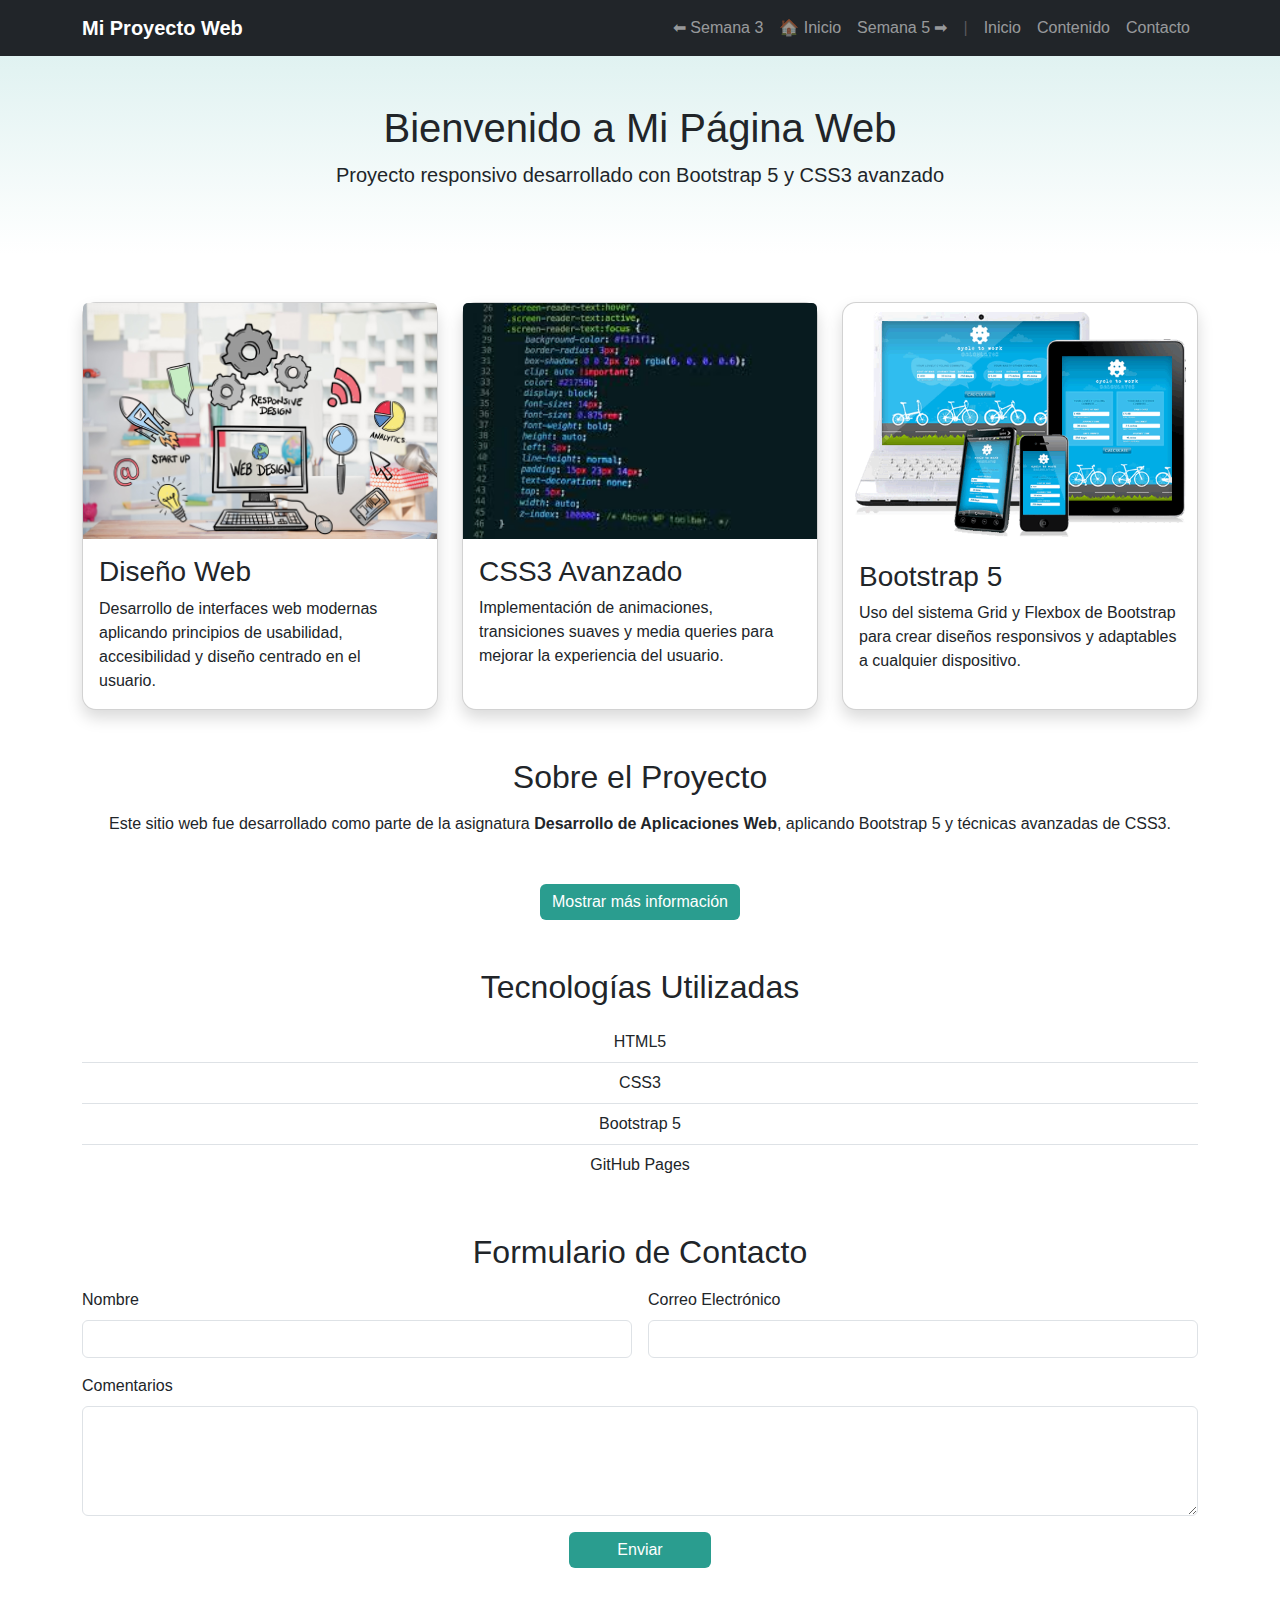
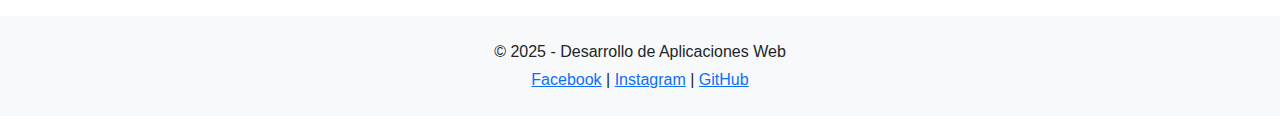
<file: Semana 4/index.html>
<!DOCTYPE html>
<html lang="es">
<head>
    <meta charset="UTF-8">
    <meta name="viewport" content="width=device-width, initial-scale=1.0">
    <title>Proyecto Bootstrap - Semana 4</title>

    <!-- Bootstrap 5 -->
    <link href="https://cdn.jsdelivr.net/npm/bootstrap@5.3.3/dist/css/bootstrap.min.css" rel="stylesheet">

    <!-- CSS personalizado -->
    <link rel="stylesheet" href="styles.css">
</head>
<body>

<!-- ===== NAVBAR ===== -->
<nav class="navbar navbar-expand-md navbar-dark bg-dark">
    <div class="container">
        <a class="navbar-brand" href="#">Mi Proyecto Web</a>
        <button class="navbar-toggler" type="button" data-bs-toggle="collapse" data-bs-target="#menu">
            <span class="navbar-toggler-icon"></span>
        </button>
        <div class="collapse navbar-collapse" id="menu">
          <ul class="navbar-nav ms-auto">

    <!-- Navegación entre semanas -->
    <li class="nav-item">
        <a class="nav-link" href="../Semana 3/index.html">⬅ Semana 3</a>
    </li>

    <li class="nav-item">
        <a class="nav-link" href="../index.html">🏠 Inicio</a>
    </li>

    <li class="nav-item">
        <a class="nav-link" href="../Semana 5/index.html">Semana 5 ➡</a>
    </li>

    <!-- Separador visual -->
    <li class="nav-item">
        <span class="nav-link disabled">|</span>
    </li>

    <!-- Secciones internas -->
    <li class="nav-item">
        <a class="nav-link" href="#inicio">Inicio</a>
    </li>

    <li class="nav-item">
        <a class="nav-link" href="#contenido">Contenido</a>
    </li>

    <li class="nav-item">
        <a class="nav-link" href="#contacto">Contacto</a>
    </li>

</ul>

        </div>
    </div>
</nav>

<!-- ===== HEADER ===== -->
<header id="inicio" class="text-center py-5">
    <h1>Bienvenido a Mi Página Web</h1>
    <p class="lead">
        Proyecto responsivo desarrollado con Bootstrap 5 y CSS3 avanzado
    </p>
</header>

<!-- ===== CONTENIDO PRINCIPAL ===== -->
<section id="contenido" class="container my-5">
    <div class="row g-4">

        <!-- CARD 1 -->
        <div class="col-md-4">
            <div class="card h-100 shadow">
                <img src="assets/img/diseno-web.jpg
                " class="card-img-top img-fluid" alt="Diseño Web">
                <div class="card-body">
                    <h3 class="card-title">Diseño Web</h3>
                    <p class="card-text">
                        Desarrollo de interfaces web modernas aplicando principios
                        de usabilidad, accesibilidad y diseño centrado en el usuario.
                    </p>
                </div>
            </div>
        </div>

        <!-- CARD 2 -->
        <div class="col-md-4">
            <div class="card h-100 shadow">
                <img src="assets/img/css3.jpg" class="card-img-top img-fluid" alt="CSS3 Avanzado">
                <div class="card-body">
                    <h3 class="card-title">CSS3 Avanzado</h3>
                    <p class="card-text">
                        Implementación de animaciones, transiciones suaves y media
                        queries para mejorar la experiencia del usuario.
                    </p>
                </div>
            </div>
        </div>

        <!-- CARD 3 -->
        <div class="col-md-4">
            <div class="card h-100 shadow">
                <img src="assets/img/bootstrap.jpg" class="card-img-top img-fluid" alt="Bootstrap 5">
                <div class="card-body">
                    <h3 class="card-title">Bootstrap 5</h3>
                    <p class="card-text">
                        Uso del sistema Grid y Flexbox de Bootstrap para crear diseños
                        responsivos y adaptables a cualquier dispositivo.
                    </p>
                </div>
            </div>
        </div>

    </div>
</section>

<!-- ===== SOBRE EL PROYECTO ===== -->
<section class="container my-5">
    <h2 class="text-center mb-3">Sobre el Proyecto</h2>
    <p class="text-center">
        Este sitio web fue desarrollado como parte de la asignatura
        <strong>Desarrollo de Aplicaciones Web</strong>, aplicando Bootstrap 5
        y técnicas avanzadas de CSS3.
    </p>
</section>

<!-- ===== COLLAPSE ===== -->
<div class="container text-center mb-5">
    <button class="btn btn-primary" data-bs-toggle="collapse" data-bs-target="#infoExtra">
        Mostrar más información
    </button>

    <div id="infoExtra" class="collapse mt-3">
        <div class="card card-body">
            El proyecto utiliza el modelo de cajas, animaciones, transiciones
            y media queries para lograr un diseño moderno y adaptable.
        </div>
    </div>
</div>

<!-- ===== TECNOLOGÍAS ===== -->
<section class="container my-5">
    <h2 class="text-center mb-3">Tecnologías Utilizadas</h2>
    <ul class="list-group list-group-flush text-center">
        <li class="list-group-item">HTML5</li>
        <li class="list-group-item">CSS3</li>
        <li class="list-group-item">Bootstrap 5</li>
        <li class="list-group-item">GitHub Pages</li>
    </ul>
</section>

<!-- ===== FORMULARIO ===== -->
<section id="contacto" class="container mb-5">
    <h2 class="text-center mb-3">Formulario de Contacto</h2>

    <form class="row g-3">
        <div class="col-md-6">
            <label class="form-label">Nombre</label>
            <input type="text" class="form-control">
        </div>

        <div class="col-md-6">
            <label class="form-label">Correo Electrónico</label>
            <input type="email" class="form-control">
        </div>

        <div class="col-12">
            <label class="form-label">Comentarios</label>
            <textarea class="form-control" rows="4"></textarea>
        </div>

        <div class="col-12 text-center">
            <button type="submit" class="btn btn-primary px-5">
                Enviar
            </button>
        </div>
    </form>
</section>

<!-- ===== FOOTER ===== -->
<footer class="text-center bg-light py-4">
    <p class="mb-1">&copy; 2025 - Desarrollo de Aplicaciones Web</p>
    <a href="#">Facebook</a> | <a href="#">Instagram</a> | <a href="#">GitHub</a>
</footer>

<script src="https://cdn.jsdelivr.net/npm/bootstrap@5.3.3/dist/js/bootstrap.bundle.min.js"></script>
</body>
</html>
</file>
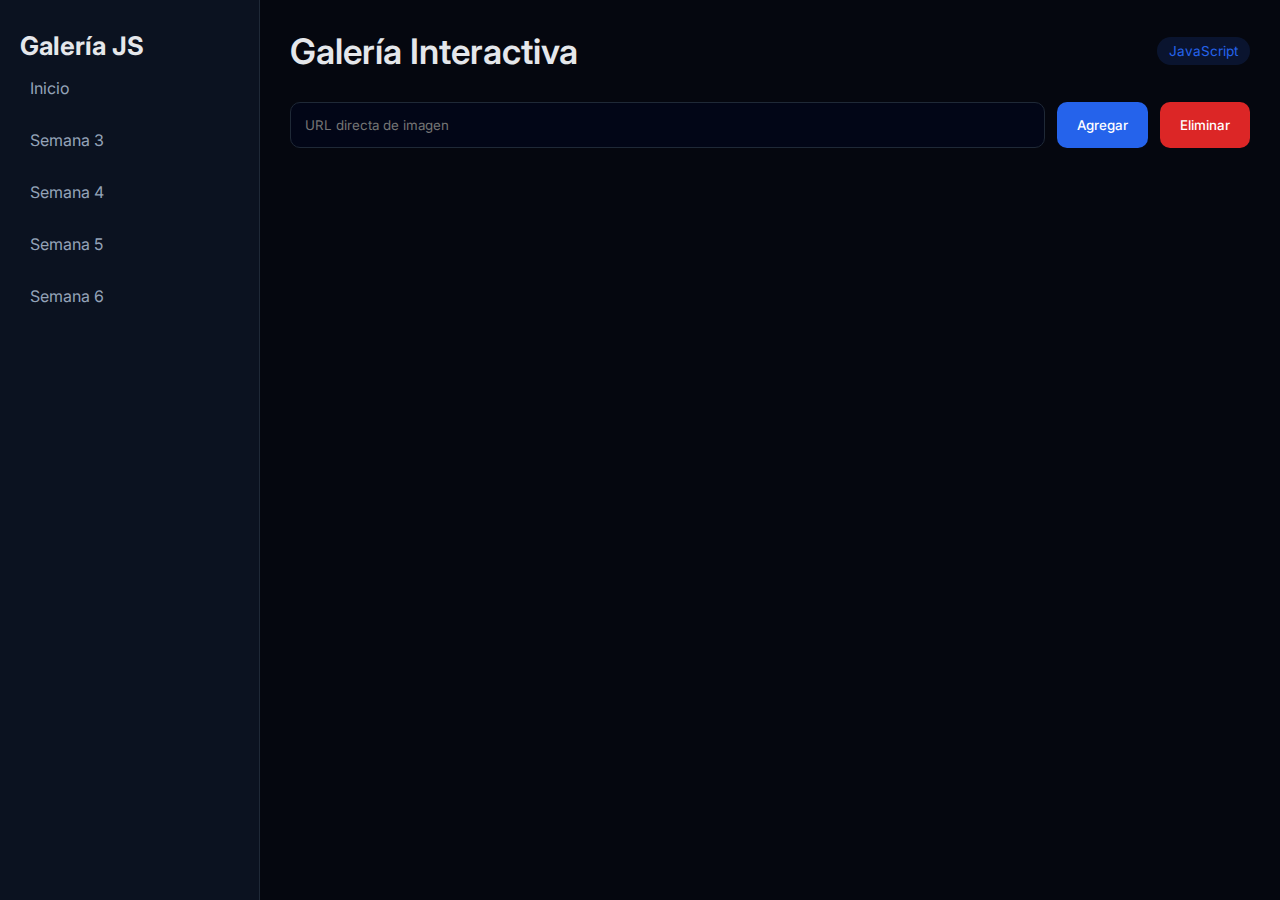
<file: Semana 5/index.html>
<!DOCTYPE html>
<html lang="es">
<head>
    <meta charset="UTF-8">
    <meta name="viewport" content="width=device-width, initial-scale=1.0">
    <title>Galería Interactiva</title>

    <link href="https://fonts.googleapis.com/css2?family=Inter:wght@300;400;500;600&display=swap" rel="stylesheet">
    <link rel="stylesheet" href="styles.css">
</head>
<body>

<div class="app">

    <!-- Sidebar -->
    <aside class="sidebar">
    <h2>Galería JS</h2>
    <nav>
        <a href="../index.html">Inicio</a>
        <a href="../Semana 3/index.html">Semana 3</a>
        <a href="../Semana 4/index.html">Semana 4</a>
        <a href="./index.html" class="activo">Semana 5</a>
        <a href="../Semana 6/index.html">Semana 6</a>
    </nav>
</aside>

    <!-- Main -->
    <main class="content">

        <header class="topbar">
            <h1>Galería Interactiva</h1>
            <span class="badge">JavaScript</span>
        </header>

        <section class="controls">
            <input type="url" id="imageUrl" placeholder="URL directa de imagen">
            <button id="addImage">Agregar</button>
            <button id="deleteImage" class="danger">Eliminar</button>
        </section>

        <section id="gallery" class="gallery"></section>

    </main>

</div>

<script src="script.js"></script>
</body>
</html>
</file>
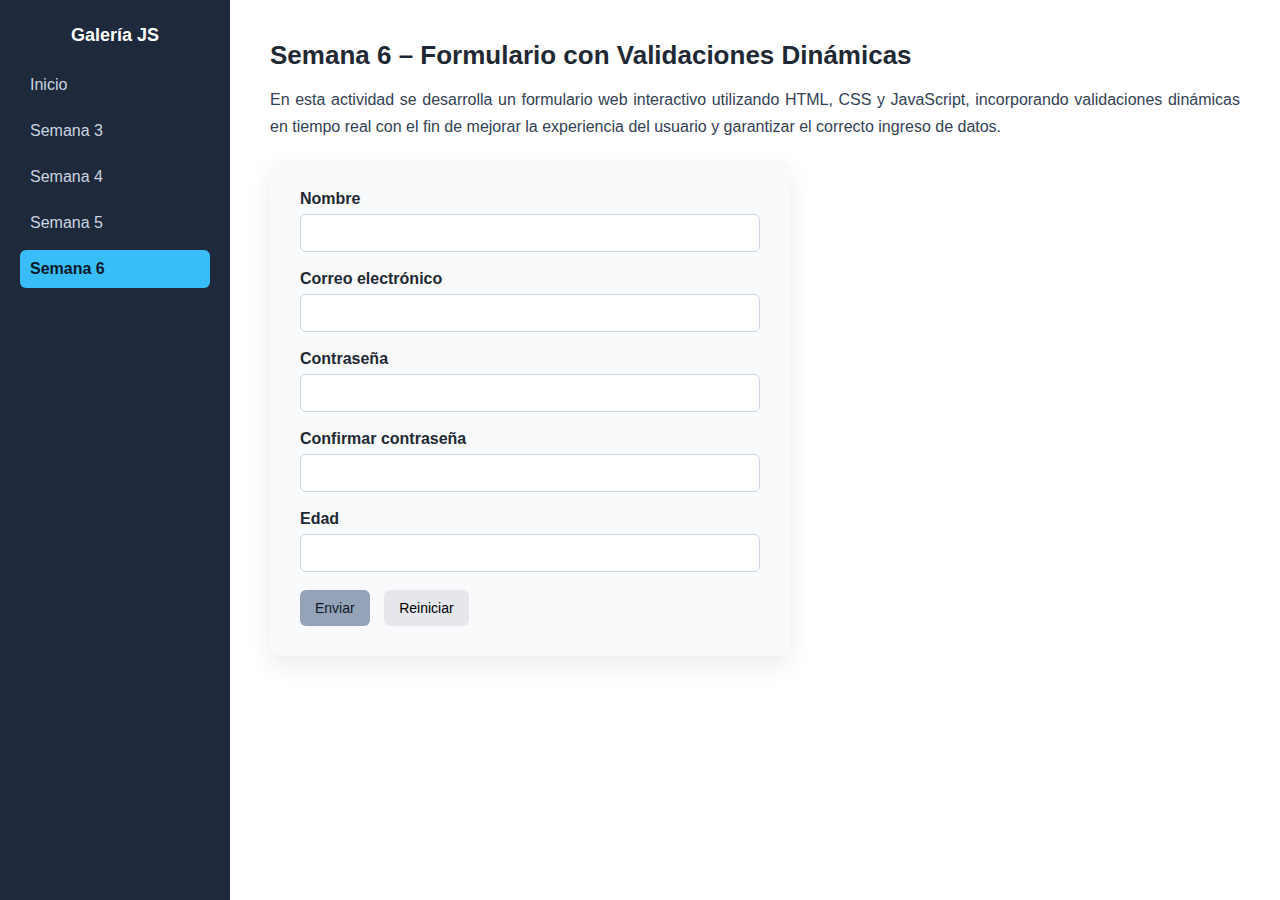
<file: Semana 6/index.html>
<!DOCTYPE html>
<html lang="es">
<head>
    <meta charset="UTF-8">
    <title>Semana 6 - Formulario con Validaciones</title>
    <link rel="stylesheet" href="styles.css">
</head>
<body>

<div class="layout">

    <!-- MENÚ LATERAL -->
    <aside class="sidebar">
        <h2>Galería JS</h2>
        <nav>
            <a href="../index.html">Inicio</a>
            <a href="../Semana 3/index.html">Semana 3</a>
            <a href="../Semana 4/index.html">Semana 4</a>
            <a href="../Semana 5/index.html">Semana 5</a>
            <a href="./index.html" class="activo">Semana 6</a>
        </nav>
    </aside>

    <!-- CONTENIDO -->
    <main class="container">
        <h1>Semana 6 – Formulario con Validaciones Dinámicas</h1>

        <p>
            En esta actividad se desarrolla un formulario web interactivo utilizando HTML,
            CSS y JavaScript, incorporando validaciones dinámicas en tiempo real con el fin
            de mejorar la experiencia del usuario y garantizar el correcto ingreso de datos.
        </p>

        <form id="registroForm">

            <div class="form-group">
                <label>Nombre</label>
                <input type="text" id="nombre">
                <small id="errorNombre"></small>
            </div>

            <div class="form-group">
                <label>Correo electrónico</label>
                <input type="email" id="correo">
                <small id="errorCorreo"></small>
            </div>

            <div class="form-group">
                <label>Contraseña</label>
                <input type="password" id="password">
                <small id="errorPassword"></small>
            </div>

            <div class="form-group">
                <label>Confirmar contraseña</label>
                <input type="password" id="confirmar">
                <small id="errorConfirmar"></small>
            </div>

            <div class="form-group">
                <label>Edad</label>
                <input type="number" id="edad">
                <small id="errorEdad"></small>
            </div>

            <button type="submit" id="btnEnviar" disabled>Enviar</button>
            <button type="reset">Reiniciar</button>

        </form>
    </main>

</div>

<script src="script.js"></script>
</body>
</html>
</file>
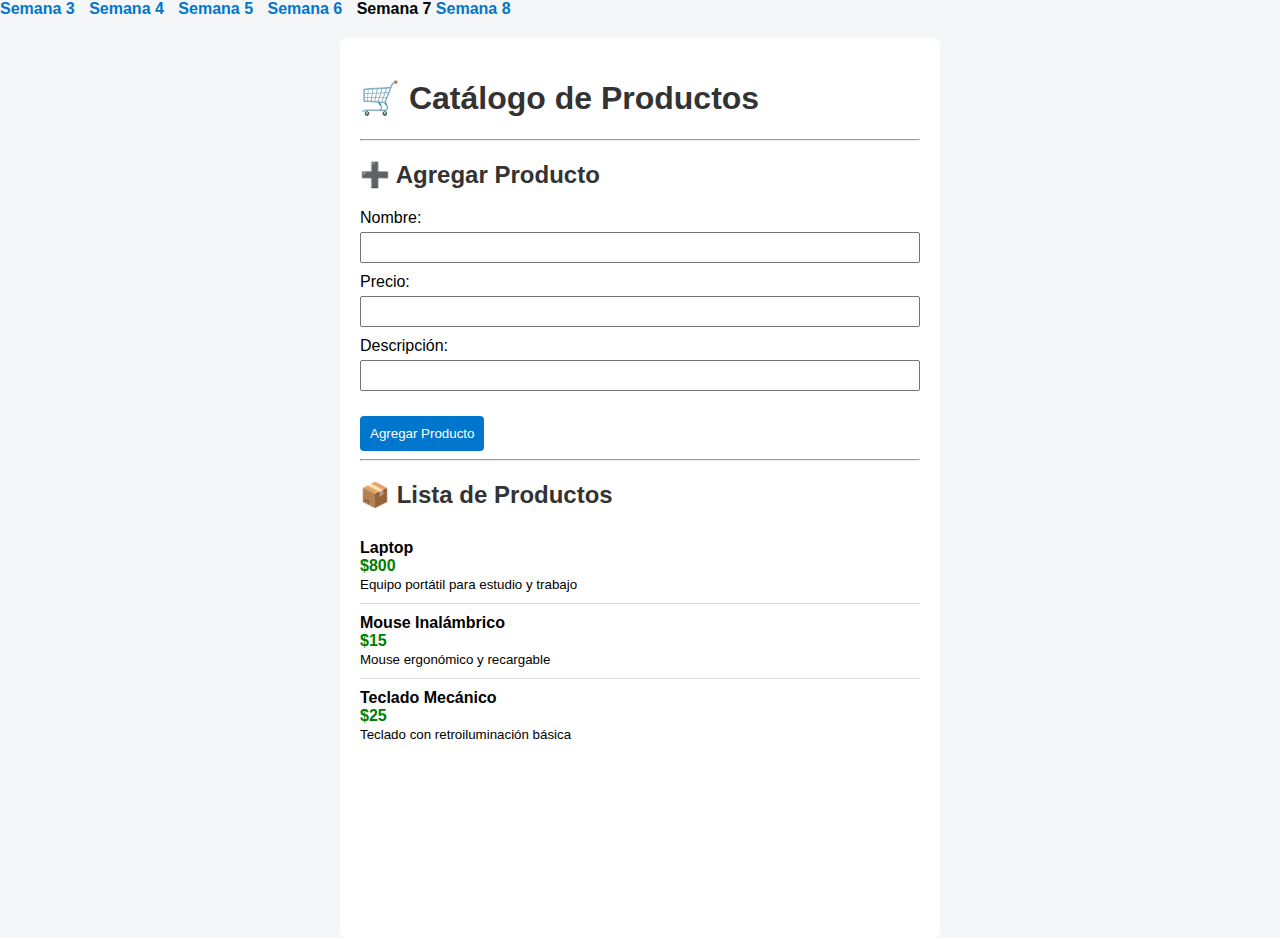
<file: Semana 7/index.html>
<!DOCTYPE html>
<html lang="es">
<head>
    <meta charset="UTF-8">
    <title>Semana 7 - Lista de Productos</title>
    <link rel="stylesheet" href="style.css">
</head>
<body>

<nav>
    <a href="../Semana 3/">Semana 3</a>
    <a href="../Semana 4/">Semana 4</a>
    <a href="../Semana 5/">Semana 5</a>
    <a href="../Semana 6/">Semana 6</a>
    <strong>Semana 7</strong>
    <a href="../Semana 8/">Semana 8</a>
</nav>

<div class="contenedor">

    <h1>🛒 Catálogo de Productos</h1>
   
    <hr>

    <!-- Formulario básico -->
    <h2>➕ Agregar Producto</h2>

    <label>Nombre:</label>
    <input type="text" id="nombre">

    <label>Precio:</label>
    <input type="number" id="precio">

    <label>Descripción:</label>
    <input type="text" id="descripcion">

    <button id="btnAgregar">Agregar Producto</button>

    <hr>

    <!-- Lista dinámica -->
    <h2>📦 Lista de Productos</h2>
    <ul id="listaProductos"></ul>

</div>

<script src="script.js"></script>
</body>
</html>
</file>
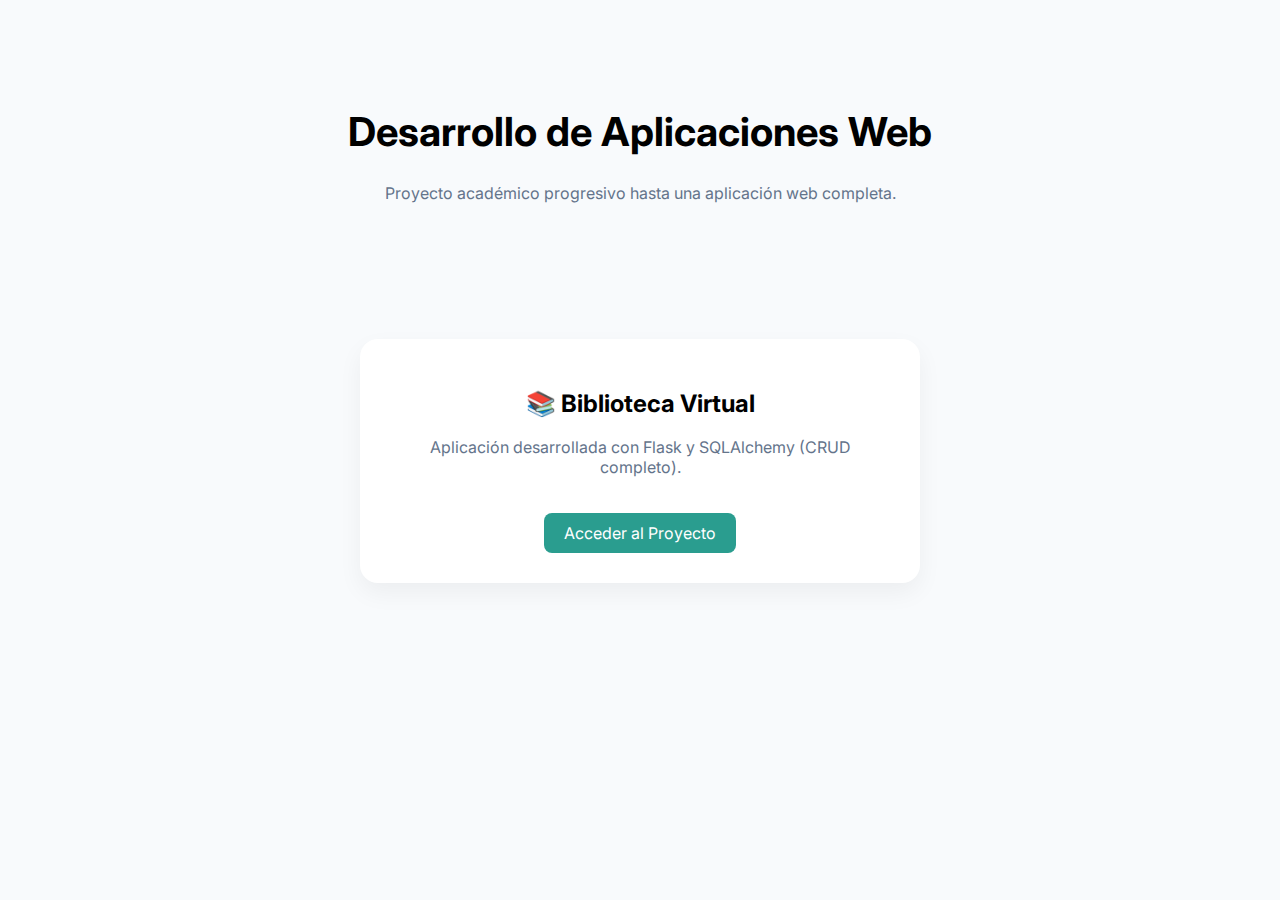
<file: templates/home.html>
<!DOCTYPE html>
<html lang="es">
<head>
<meta charset="UTF-8">
<meta name="viewport" content="width=device-width, initial-scale=1.0">
<title>Desarrollo de Aplicaciones Web</title>

<link href="https://fonts.googleapis.com/css2?family=Inter:wght@300;400;600&display=swap" rel="stylesheet">

<style>
body {
    font-family: 'Inter', sans-serif;
    background: #f8fafc;
    margin: 0;
}
header {
    text-align: center;
    padding: 80px 20px;
}
h1 { font-size: 2.5rem; }
p { color: #64748b; }

.card {
    background: white;
    max-width: 500px;
    margin: 40px auto;
    padding: 30px;
    border-radius: 18px;
    text-align: center;
    box-shadow: 0 10px 25px rgba(0,0,0,0.05);
}

a {
    display: inline-block;
    margin-top: 20px;
    padding: 10px 20px;
    background: #2a9d8f;
    color: white;
    text-decoration: none;
    border-radius: 8px;
}
</style>
</head>

<body>

<header>
    <h1>Desarrollo de Aplicaciones Web</h1>
    <p>Proyecto académico progresivo hasta una aplicación web completa.</p>
</header>

<div class="card">
    <h2>📚 Biblioteca Virtual</h2>
    <p>Aplicación desarrollada con Flask y SQLAlchemy (CRUD completo).</p>
    <a href="/biblioteca">Acceder al Proyecto</a>
</div>

</body>
</html>
</file>
<file: Semana 4/styles.css>
/* ===== ESTILO GENERAL ===== */
body {
    font-family: 'Segoe UI', Tahoma, Geneva, Verdana, sans-serif;
<<<<<<< HEAD
    background-color: #f8f9fa;
}

/* ===== HEADER ===== */
header {
    background: linear-gradient(180deg, #e0f2f1, #ffffff);
}

/* ===== NAVBAR ===== */
.navbar-brand {
    font-weight: 600;
}

.nav-link {
    transition: color 0.3s ease;
}

.nav-link:hover {
    color: #2a9d8f !important;
=======
>>>>>>> 373f61974a6cc317036ff321956ecf92e0fd8d58
}

/* ===== BOTÓN PERSONALIZADO ===== */
.btn-primary {
    background-color: #2a9d8f; /* Azul verdoso (teal) */
    border: none;
    transition: background-color 0.3s ease, transform 0.3s ease;
}

.btn-primary:hover {
    background-color: #21867a;
    transform: scale(1.05);
}

/* ===== CARDS ===== */
.card {
    border-radius: 14px;
    transition: transform 0.3s ease, box-shadow 0.3s ease;
}

.card:hover {
    transform: translateY(-6px);
    box-shadow: 0 10px 22px rgba(0, 0, 0, 0.15);
}

<<<<<<< HEAD
/* ===== IMÁGENES ===== */
.card-img-top {
    border-top-left-radius: 14px;
    border-top-right-radius: 14px;
=======
/* ===== HEADER ===== */
header {
    background: linear-gradient(180deg, #e0f2f1, #ffffff);
>>>>>>> 373f61974a6cc317036ff321956ecf92e0fd8d58
}

/* ===== FOOTER ===== */
footer {
    font-size: 0.9rem;
}

<<<<<<< HEAD
footer a {
    text-decoration: none;
    color: #2a9d8f;
}

footer a:hover {
    text-decoration: underline;
}

=======
>>>>>>> 373f61974a6cc317036ff321956ecf92e0fd8d58
/* ===== MEDIA QUERY PERSONALIZADA ===== */
@media (max-width: 576px) {
    header {
        background: #e0f2f1;
    }
<<<<<<< HEAD

    h1 {
        font-size: 1.8rem;
    }
=======
>>>>>>> 373f61974a6cc317036ff321956ecf92e0fd8d58
}
</file>
<file: Semana 5/styles.css>
:root {
    --bg: #05070f;
    --panel: #0b1220;
    --border: #1f2937;
    --text: #e5e7eb;
    --muted: #94a3b8;
    --primary: #2563eb;
    --danger: #dc2626;
}

* {
    margin: 0;
    padding: 0;
    box-sizing: border-box;
    font-family: 'Inter', sans-serif;
}

body {
    background-color: var(--bg);
    color: var(--text);
    height: 100vh;
}

.app {
    display: grid;
    grid-template-columns: 260px 1fr;
    height: 100%;
}

/* Sidebar */
.sidebar {
    background-color: var(--panel);
    border-right: 1px solid var(--border);
    padding: 30px 20px;
}

.sidebar h2 {
    font-size: 1.6rem;
    margin-bottom: 5px;
}

.sidebar p {
    color: var(--muted);
    margin-bottom: 30px;
}

.sidebar nav a {
    display: block;
    color: var(--muted);
    text-decoration: none;
    padding: 12px 10px;
    border-radius: 8px;
    margin-bottom: 8px;
    transition: background 0.2s ease, color 0.2s ease;
}

.sidebar nav a:hover {
    background-color: rgba(37, 99, 235, 0.15);
    color: var(--primary);
}

/* Content */
.content {
    padding: 30px;
    overflow-y: auto;
}

/* Topbar */
.topbar {
    display: flex;
    justify-content: space-between;
    align-items: center;
    margin-bottom: 30px;
}

.topbar h1 {
    font-size: 2.2rem;
    font-weight: 600;
}

.badge {
    background-color: rgba(37, 99, 235, 0.15);
    color: var(--primary);
    padding: 6px 12px;
    border-radius: 999px;
    font-size: 0.85rem;
}

/* Controls */
.controls {
    display: flex;
    gap: 12px;
    margin-bottom: 30px;
}

.controls input {
    flex: 1;
    padding: 14px;
    border-radius: 10px;
    border: 1px solid var(--border);
    background-color: #020617;
    color: var(--text);
}

.controls button {
    padding: 14px 20px;
    border-radius: 10px;
    border: none;
    background-color: var(--primary);
    color: white;
    font-weight: 500;
    cursor: pointer;
    transition: transform 0.2s ease;
}

.controls button:hover {
    transform: translateY(-2px);
}

.controls .danger {
    background-color: var(--danger);
}

/* Gallery */
.gallery {
    display: grid;
    grid-template-columns: repeat(auto-fill, minmax(200px, 1fr));
    gap: 20px;
}

.gallery img {
    width: 100%;
    height: 170px;
    object-fit: cover;
    border-radius: 16px;
    border: 3px solid transparent;
    cursor: pointer;
    transition: transform 0.25s ease, box-shadow 0.25s ease;
}

.gallery img:hover { 
    transform: scale(1.0)
</file>
<file: Semana 6/styles.css>
/* RESET BÁSICO */
* {
    margin: 0;
    padding: 0;
    box-sizing: border-box;
    font-family: "Segoe UI", Tahoma, Geneva, Verdana, sans-serif;
}

/* ESTRUCTURA GENERAL */
body {
    background-color: #f4f6f8;
    color: #1f2933;
}

.layout {
    display: flex;
    min-height: 100vh;
}

/* SIDEBAR */
.sidebar {
    width: 230px;
    background-color: #1e293b;
    padding: 25px 20px;
}

.sidebar h2 {
    color: #ffffff;
    font-size: 18px;
    margin-bottom: 20px;
    text-align: center;
}

.sidebar nav a {
    display: block;
    color: #cbd5e1;
    text-decoration: none;
    padding: 10px;
    margin-bottom: 8px;
    border-radius: 6px;
    transition: background 0.3s;
}

.sidebar nav a:hover {
    background-color: #334155;
}

.sidebar nav a.activo {
    background-color: #38bdf8;
    color: #0f172a;
    font-weight: bold;
}

/* CONTENIDO PRINCIPAL */
.container {
    flex: 1;
    padding: 40px;
    background-color: #ffffff;
}

/* TÍTULOS */
.container h1 {
    font-size: 26px;
    margin-bottom: 15px;
}

.container p {
    text-align: justify;
    margin-bottom: 20px;
    line-height: 1.7;
    color: #334155;
}

/* FORMULARIO */
form {
    max-width: 520px;
    background: #f8fafc;
    padding: 30px;
    border-radius: 10px;
    box-shadow: 0 10px 25px rgba(0,0,0,0.08);
}

.form-group {
    margin-bottom: 18px;
}

label {
    display: block;
    margin-bottom: 6px;
    font-weight: 600;
}

input {
    width: 100%;
    padding: 10px;
    border-radius: 6px;
    border: 1px solid #cbd5e1;
    font-size: 14px;
}

/* CAMPOS VÁLIDOS / INVÁLIDOS */
input.valido {
    border-color: #22c55e;
}

input.invalido {
    border-color: #ef4444;
}

/* MENSAJES DE ERROR */
small {
    color: #ef4444;
    font-size: 12px;
    margin-top: 4px;
    display: block;
}

/* BOTONES */
button {
    padding: 10px 15px;
    border: none;
    border-radius: 6px;
    font-size: 14px;
    cursor: pointer;
}

button[type="submit"] {
    background-color: #38bdf8;
    color: #0f172a;
}

button[type="submit"]:disabled {
    background-color: #94a3b8;
    cursor: not-allowed;
}

button[type="reset"] {
    background-color: #e5e7eb;
    margin-left: 10px;
}
</file>
<file: Semana 7/style.css>
/* ===== RESET BÁSICO ===== */
html, body {
    height: 100%;
    margin: 0;
    padding: 0;
}

/* ===== BODY ===== */
body {
    font-family: Arial, sans-serif;
    background-color: #f4f6f8;
}

/* ===== NAVEGACIÓN ===== */
nav {
    margin-bottom: 20px;
}

nav a {
    text-decoration: none;
    color: #0077cc;
    margin-right: 10px;
    font-weight: bold;
}

/* ===== CONTENEDOR PRINCIPAL ===== */
.contenedor {
    min-height: 100vh;          /* ocupa toda la pantalla */
    width: 100%;
    max-width: 600px;           /* ancho controlado */
    background: #ffffff;
    padding: 20px;
    border-radius: 6px;
    margin: 0 auto;             /* centrado horizontal */
    text-align: justify;        /* texto justificado */
    box-sizing: border-box;
}

/* ===== TÍTULOS ===== */
h1, h2, h3 {
    color: #333;
    text-align: left;           /* títulos NO justificados */
}

/* ===== LISTA DE PRODUCTOS ===== */
ul {
    list-style: none;
    padding: 0;
    margin: 0;
}

li {
    border-bottom: 1px solid #ddd;
    padding: 10px 0;
}

li:last-child {
    border-bottom: none;
}

/* ===== PRECIO ===== */
.precio {
    color: green;
    font-weight: bold;
}

/* ===== FORMULARIO ===== */
input {
    width: 100%;
    padding: 6px;
    margin: 5px 0 10px 0;
    box-sizing: border-box;
}

/* ===== BOTONES ===== */
button {
    margin-top: 15px;
    padding: 10px;
    background-color: #0077cc;
    color: white;
    border: none;
    border-radius: 4px;
    cursor: pointer;
}

button:hover {
    background-color: #005fa3;
}
</file>
